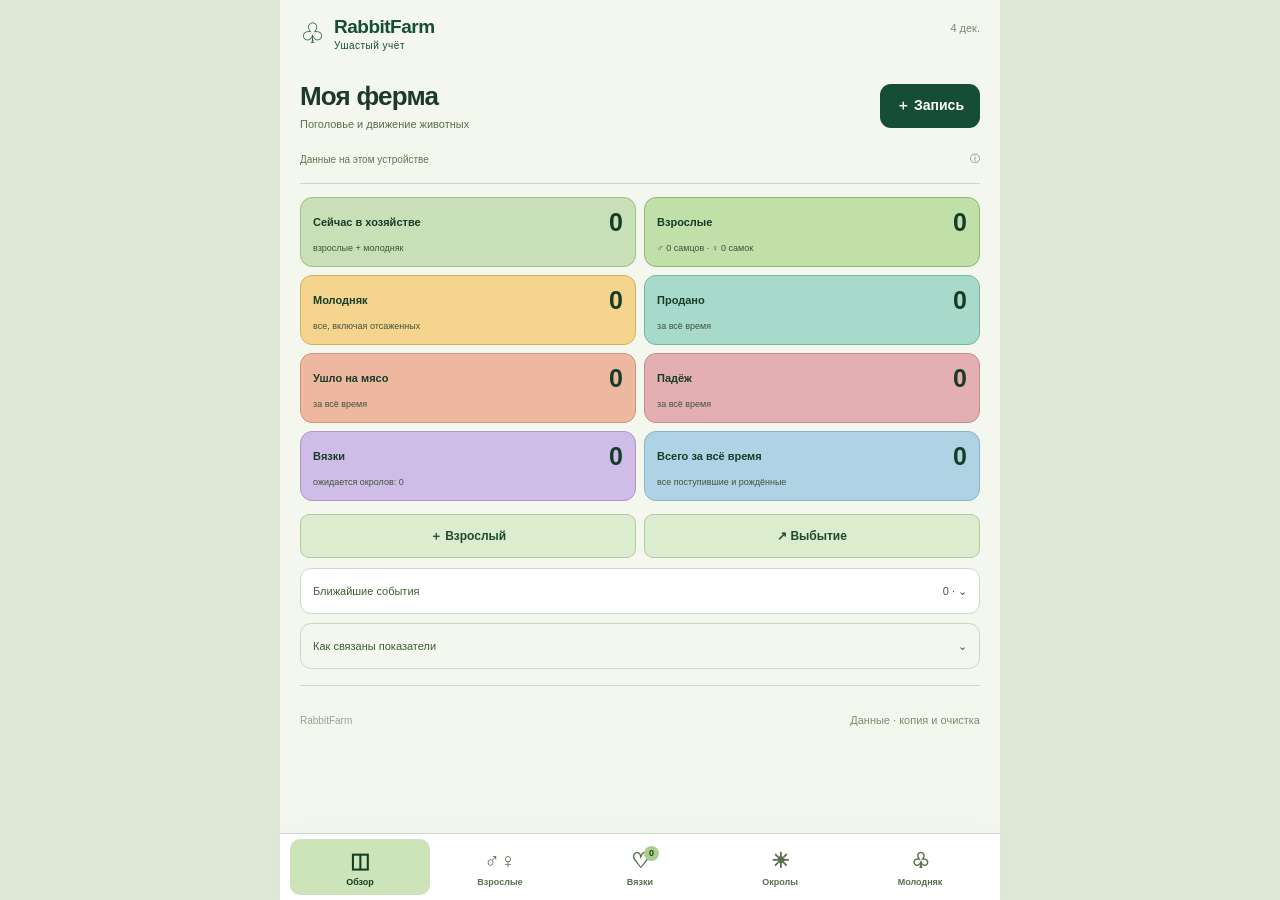
<file: web-demo/index.html>
<!doctype html><html lang="ru"><head><meta charset="utf-8"><meta name="viewport" content="width=device-width,initial-scale=1"><meta name="theme-color" content="#204b3b"><title>RabbitFarm — Ушастый учёт</title><link rel="stylesheet" href="style.css"></head><body><aside><a class="brand" href="#">♧ <span>RabbitFarm<small>Ушастый учёт</small></span></a><div class="farm">МОЯ ФЕРМА<span>Домашнее хозяйство</span></div><nav><button data-tab="overview"><span>◫</span>Обзор</button><button data-tab="adults"><span>♂♀</span>Взрослые</button><button data-tab="matings"><span>♡<i id="navcount"></i></span>Вязки</button><button data-tab="litters"><span>☀</span>Окролы</button><button data-tab="young"><span>♧</span>Молодняк</button></nav><div class="aside-bottom">Всё начинается с заботы.<small>Мобильная веб-версия · демо</small></div></aside><main><header><span>МОЯ ФЕРМА / <b id="crumb">ОБЗОР</b></span><span id="today"></span></header><section class="heading"><div><p class="eyebrow">ПОРЯДОК НА ФЕРМЕ, СПОКОЙСТВИЕ В ГОЛОВЕ</p><h1 id="title">Всё хозяйство под рукой</h1><p id="subtitle">От первой вязки до самостоятельного молодняка.</p></div><button class="primary" id="add">＋ Вязка</button></section><details class="demo"><summary>Данные на этом устройстве <span>ⓘ</span></summary><p>Записи и фотографии сохраняются в этом браузере. Для переноса используйте резервную копию. Синхронизации с Android и фоновыми уведомлениями пока нет.</p></details><div id="undo-bar"></div><div id="route-back"></div><div id="content"></div><footer>RabbitFarm <span>С заботой о каждом поколении</span><button id="export">Данные · копия и очистка</button></footer></main><dialog id="modal"><form id="form"><div class="dialoghead"><h2 id="dialogtitle"></h2><button type="button" id="close" aria-label="Закрыть">×</button></div><div id="fields"></div><p class="hint" id="formhint"></p><button class="primary" type="submit">Сохранить запись</button></form></dialog><div id="toast" role="status"></div><script src="accounting.js"></script><script src="backup.js"></script><script src="app.js"></script></body></html>
</file>
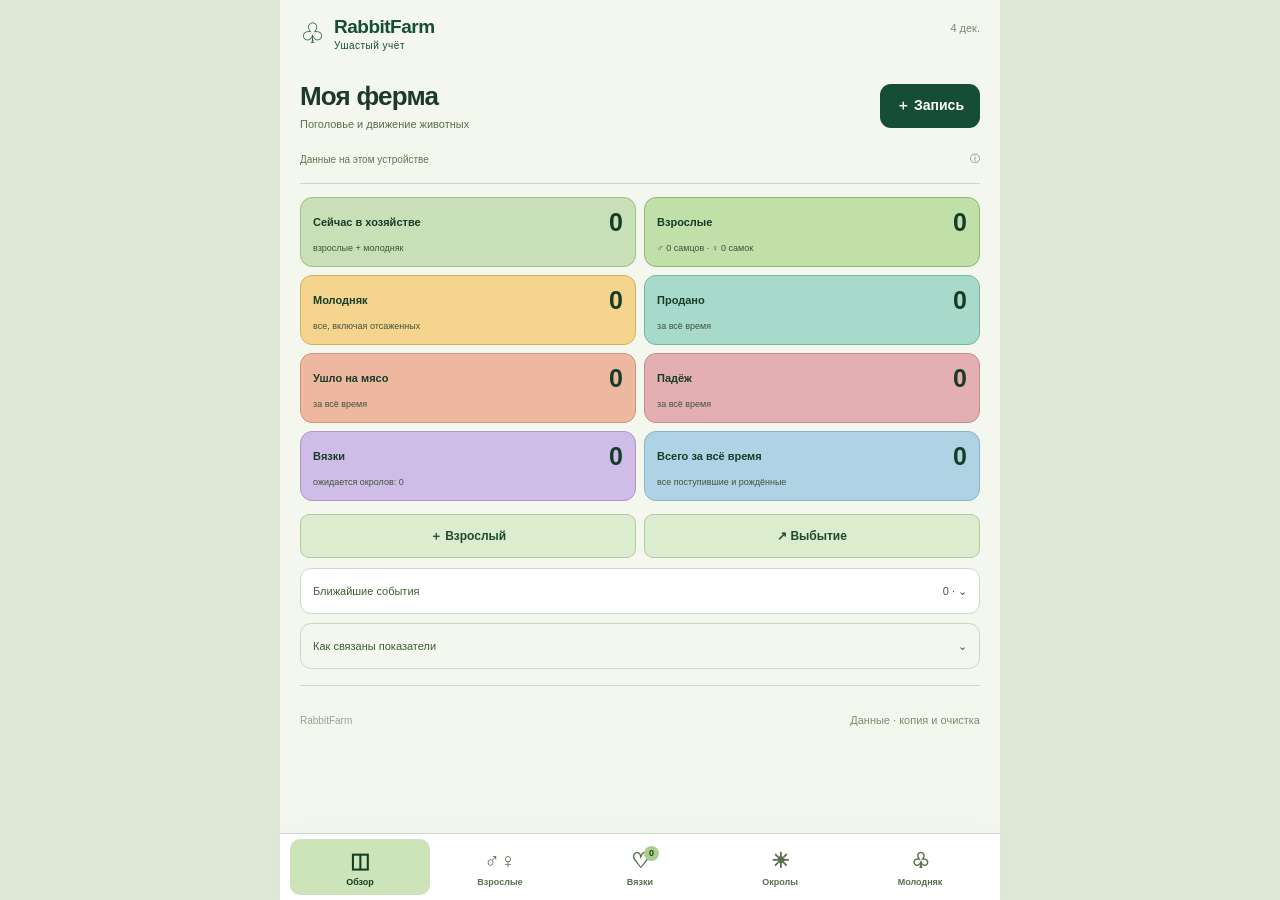
<file: android-native/app/src/main/assets/index.html>
<!doctype html><html lang="ru"><head><meta charset="utf-8"><meta name="viewport" content="width=device-width,initial-scale=1"><meta name="theme-color" content="#204b3b"><title>RabbitFarm — Ушастый учёт</title><link rel="stylesheet" href="style.css"></head><body><aside><a class="brand" href="#">♧ <span>RabbitFarm<small>Ушастый учёт</small></span></a><div class="farm">МОЯ ФЕРМА<span>Домашнее хозяйство</span></div><nav><button data-tab="overview"><span>◫</span>Обзор</button><button data-tab="adults"><span>♂♀</span>Взрослые</button><button data-tab="matings"><span>♡<i id="navcount"></i></span>Вязки</button><button data-tab="litters"><span>☀</span>Окролы</button><button data-tab="young"><span>♧</span>Молодняк</button></nav><div class="aside-bottom">Всё начинается с заботы.<small>Мобильная веб-версия · демо</small></div></aside><main><header><span>МОЯ ФЕРМА / <b id="crumb">ОБЗОР</b></span><span id="today"></span></header><section class="heading"><div><p class="eyebrow">ПОРЯДОК НА ФЕРМЕ, СПОКОЙСТВИЕ В ГОЛОВЕ</p><h1 id="title">Всё хозяйство под рукой</h1><p id="subtitle">От первой вязки до самостоятельного молодняка.</p></div><button class="primary" id="add">＋ Вязка</button></section><details class="demo"><summary>Данные на этом устройстве <span>ⓘ</span></summary><p>Записи и фотографии сохраняются на этом устройстве. Для переноса используйте резервную копию. Работает без интернета. Уведомления об отсадке включаются в настройках Android.</p></details><div id="undo-bar"></div><div id="route-back"></div><div id="content"></div><footer>RabbitFarm <span>С заботой о каждом поколении</span><button id="export">Данные · копия и очистка</button></footer></main><dialog id="modal"><form id="form"><div class="dialoghead"><h2 id="dialogtitle"></h2><button type="button" id="close" aria-label="Закрыть">×</button></div><div id="fields"></div><p class="hint" id="formhint"></p><button class="primary" type="submit">Сохранить запись</button></form></dialog><div id="toast" role="status"></div><script src="accounting.js"></script><script src="backup.js"></script><script src="native.js"></script><script src="app.js"></script></body></html>
</file>
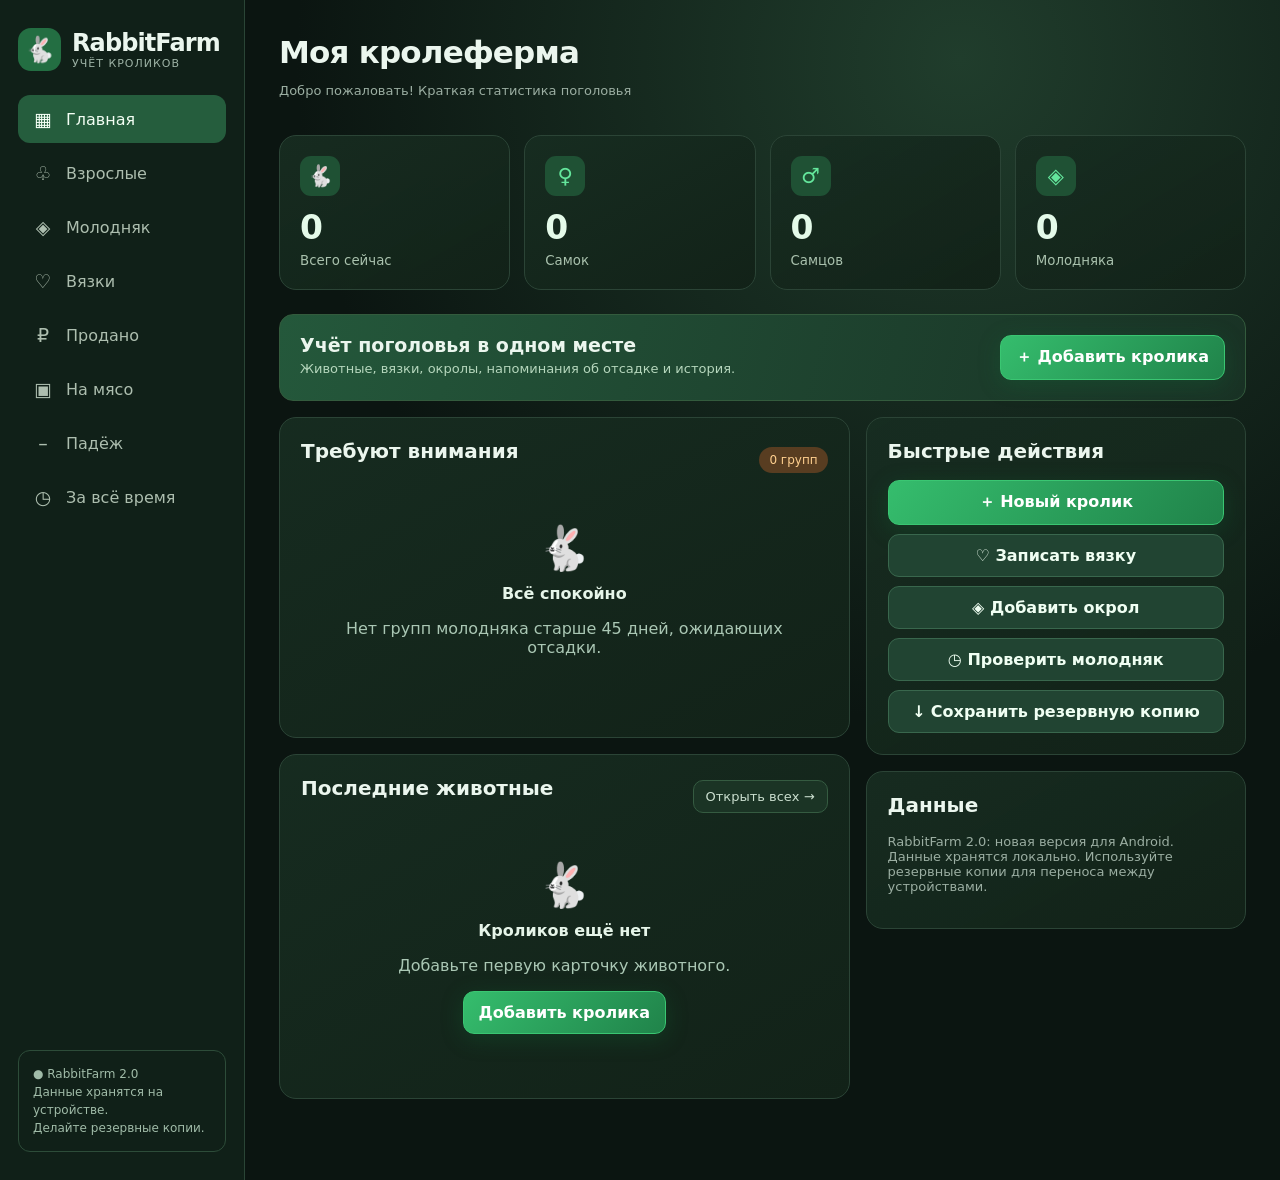
<file: app/src/main/assets/rabbitfarm.html>
<!doctype html><html lang="ru"><head><meta charset="utf-8"><meta name="viewport" content="width=device-width,initial-scale=1"><meta name="theme-color" content="#11231b"><title>RabbitFarm — Моя кролеферма</title><style>
:root{font-family:system-ui,-apple-system,'Segoe UI',sans-serif;color:#ebf6ee;background:#0b1511}*{box-sizing:border-box}body{margin:0;background:radial-gradient(circle at 75% 5%,#203d2c 0%,transparent 45%),#0b1511;min-height:100vh}button,input,select,textarea{font:inherit}button{cursor:pointer;border:0}a{color:inherit;text-decoration:none}.app{display:grid;grid-template-columns:245px 1fr;min-height:100vh}.sidebar{background:#102018;border-right:1px solid #2a4536;padding:28px 18px;display:flex;flex-direction:column;gap:24px}.brand{display:flex;align-items:center;gap:11px;font-weight:850;font-size:24px;letter-spacing:-.9px}.logo{width:43px;height:43px;border-radius:13px;display:grid;place-items:center;background:#236e42;color:#d6ffdc;font-size:25px}.brand small{display:block;font-size:11px;font-weight:500;letter-spacing:1px;color:#9db2a5}.nav{display:grid;gap:6px}.nav button{display:flex;align-items:center;gap:11px;text-align:left;background:transparent;color:#adbeaf;padding:13px;border-radius:12px;width:100%}.nav button.active,.nav button:hover{background:#255d3d;color:#f4fff5}.nav .symbol{font-size:19px;width:24px;text-align:center}.sidefoot{margin-top:auto;padding:14px;border:1px solid #2d4c39;border-radius:12px;color:#a0bba8;font-size:12px;line-height:1.5}.main{padding:34px 34px 65px;max-width:1490px;width:100%;margin:0 auto}.top{display:flex;justify-content:space-between;align-items:flex-start;gap:16px;margin-bottom:22px}h1{margin:0;font-size:31px;letter-spacing:-.8px}h2{font-size:20px;margin:0 0 17px}h3{margin:0 0 10px;font-size:16px}.muted{color:#9baea2;font-size:13px}.muted p{margin:5px 0}.btn{background:#214432;color:#f0fff3;border:1px solid #39674d;border-radius:11px;padding:11px 15px;display:inline-flex;align-items:center;justify-content:center;gap:7px;font-weight:650}.primary{background:linear-gradient(130deg,#35bd6d,#20834a);border-color:#3ac672;color:white;box-shadow:0 5px 22px #14783c44}.btn:hover{filter:brightness(1.13)}.stats{display:grid;grid-template-columns:repeat(4,minmax(0,1fr));gap:14px;margin:24px 0}.stat,.panel,.tile{border:1px solid #2b4436;background:linear-gradient(150deg,#172d21ee,#122218);border-radius:17px}.stat{padding:20px}.stat strong{display:block;font-size:33px;margin:12px 0 3px;color:#e4fae9}.stat small{color:#a9c1ad}.miniicon{width:40px;height:40px;display:grid;place-items:center;background:#1f5134;border-radius:11px;color:#64e69c;font-size:21px}.grid{display:grid;grid-template-columns:1.35fr .9fr;gap:16px}.panel{padding:21px;margin-bottom:16px}.sectionrow{display:flex;align-items:center;justify-content:space-between;gap:12px}.sectionrow .muted{margin:0}.chips{display:flex;gap:8px;flex-wrap:wrap}.chip{background:#1b3425;border:1px solid #355b41;color:#cbdfcf;padding:8px 12px;border-radius:10px;font-size:13px}.chip.active{background:#2f784a;border-color:#5fe08e;color:white}.item{padding:13px 0;border-top:1px solid #2b4436;display:flex;align-items:center;gap:12px}.item:first-child{border-top:0}.avatar{height:46px;width:46px;background:#284c33;border:1px solid #416a4a;border-radius:14px;display:grid;place-items:center;font-size:23px;flex-shrink:0}.item .detail{flex:1;min-width:0}.item b{display:block}.item small{display:block;color:#a0b7a4;line-height:1.6}.pill{color:#a1efbd;background:#1e4930;border-radius:30px;padding:6px 10px;font-size:12px;white-space:nowrap}.pill.orange{background:#583d21;color:#ffd08f}.pill.red{background:#542c2b;color:#ffd5c6}.empty{padding:43px 14px;text-align:center;color:#aac7b4}.empty .em{font-size:43px;margin-bottom:10px}.empty b{display:block;color:#e6f5e9;margin-bottom:8px}.forms{display:grid;grid-template-columns:repeat(2,minmax(0,1fr));gap:14px}.field{display:flex;flex-direction:column;gap:7px;font-size:13px;color:#bbd0c0}.field input,.field select,.field textarea,.search{width:100%;min-width:0;background:#0c1b13;color:#effff1;padding:12px;border:1px solid #355a41;border-radius:10px;outline:0}.field textarea{min-height:84px;resize:vertical}.span2{grid-column:span 2}.searchbox{display:flex;gap:9px;margin:10px 0 14px}.search{flex:1}.actions{display:flex;gap:8px;flex-wrap:wrap;margin-top:18px}.tagline{font-size:12px;color:#89ad96;margin:10px 0 0}.banner{border:1px solid #335b3d;border-radius:14px;padding:19px 20px;background:linear-gradient(105deg,#24583b,#193225);display:flex;align-items:center;justify-content:space-between;gap:15px;margin:16px 0}.banner strong{font-size:19px}.banner p{margin:5px 0;color:#b6d7bd;font-size:13px}.table-wrap{overflow-x:auto}.table{width:100%;border-collapse:collapse;font-size:14px}.table th,.table td{padding:12px;border-bottom:1px solid #34503b;text-align:left}.table th{color:#9fbbab;font-size:12px;font-weight:600}.note{border:1px dashed #537657;border-radius:12px;background:#192e20;padding:14px;color:#c6d6c9;font-size:13px}.footer{text-align:center;color:#799586;font-size:12px;margin-top:40px}.mobile-only{display:none}dialog{border:1px solid #477659;background:#14281d;color:#eef9ef;border-radius:18px;padding:25px;width:min(92vw,580px);box-shadow:0 15px 80px #000a}dialog::backdrop{background:#030c08cb}dialog h2{margin-bottom:18px}.right{margin-left:auto}.warning{color:#ffcba2}.alert{color:#f1bb91}.hint{margin-top:8px;color:#b9d2bb;font-size:13px}.hidden{display:none!important}@media(max-width:1100px){.app{grid-template-columns:200px 1fr}.main{padding:28px 20px}.stats{grid-template-columns:repeat(2,1fr)}.grid{grid-template-columns:1fr}}@media(max-width:740px){.app{display:block}.sidebar{padding:12px 12px 10px;gap:11px;position:sticky;top:0;z-index:5;box-shadow:0 7px 15px #0008}.brand{font-size:17px}.brand .logo{height:34px;width:34px;font-size:20px}.nav{display:flex;overflow-x:auto;gap:4px;padding-bottom:3px}.nav button{white-space:nowrap;flex:0 0 auto;padding:9px 11px;font-size:12px}.nav .symbol{display:none}.sidefoot{display:none}.main{padding:21px 13px 40px}.top{align-items:center}h1{font-size:24px}.stats{gap:8px;margin:16px 0}.stat{padding:13px}.stat strong{font-size:26px;margin:6px 0}.stat small{font-size:11px}.panel{padding:15px}.forms{grid-template-columns:1fr}.span2{grid-column:span 1}.banner{flex-direction:column;align-items:flex-start}} @media(max-width:700px){.sidefoot{display:none}.sidebar{padding:10px 6px}.nav button{font-size:12px;min-width:86px}.main{padding:20px 14px 95px}} </style></head>
<body><div class="app"><aside class="sidebar"><div class="brand"><span class="logo">🐇</span><span>RabbitFarm<small>УЧЁТ КРОЛИКОВ</small></span></div><nav class="nav" id="nav"></nav><div class="sidefoot">● RabbitFarm 2.0<br>Данные хранятся на устройстве.<br>Делайте резервные копии.</div></aside><main class="main" id="main"></main></div>
<dialog id="dlg"><div id="dialog-content"></div><div class="actions"><button class="btn right" onclick="document.getElementById('dlg').close()">Закрыть</button></div></dialog>
<script>
'use strict';
const TABS=[['home','▦','Главная'],['adults','♧','Взрослые'],['young','◈','Молодняк'],['matings','♡','Вязки'],['sold','₽','Продано'],['meat','▣','На мясо'],['death','–','Падёж'],['all','◷','За всё время']];
const KEY='rabbitfarm_modern_v2';let tab='home',genderFilter='Все',search='';const uid=()=>crypto.randomUUID?crypto.randomUUID():String(Date.now()+Math.random());
let data={rabbits:[],litters:[],matings:[],records:[]};try{const x=JSON.parse(localStorage.getItem(KEY)||'null');if(x&&Array.isArray(x.rabbits)&&Array.isArray(x.litters)){data={rabbits:x.rabbits,litters:x.litters,matings:x.matings||[],records:x.records||[]}}}catch{};
const save=()=>localStorage.setItem(KEY,JSON.stringify(data));
const esc=s=>String(s??'').replace(/[&<>"']/g,c=>({'&':'&amp;','<':'&lt;','>':'&gt;','"':'&quot;',"'":'&#39;'}[c]));
const today=()=>new Date().toISOString().slice(0,10);const days=d=>d?Math.floor((new Date(today())-new Date(d))/86400000):null;const russian=d=>d?new Date(d+'T12:00:00').toLocaleDateString('ru-RU'):'—';
const isActive=r=>r.status==='В хозяйстве';const rabbits=()=>data.rabbits.filter(isActive);const litters=()=>data.litters.filter(l=>l.count>0);const adults=()=>rabbits().length;const youngCount=()=>litters().reduce((sum,l)=>sum+l.count,0);
const row=(title,sub,badge='',cls='',action='')=>`<div class="item"><span class="avatar">🐇</span><div class="detail"><b>${esc(title)}</b><small>${esc(sub)}</small></div>${badge?`<span class="pill ${cls}">${esc(badge)}</span>`:''}${action}</div>`;
const empty=(title,desc,action='',fn='')=>`<div class="empty"><div class="em">🐇</div><b>${esc(title)}</b><p>${esc(desc)}</p>${action?`<button class="btn primary" onclick="${fn}">${esc(action)}</button>`:''}</div>`;
function stat(icon,title,num,description=''){return `<div class="stat"><div class="miniicon">${icon}</div><strong>${num}</strong><small>${esc(title)}</small>${description?`<div class="tagline">${esc(description)}</div>`:''}</div>`}
function header(title,sub,action='',fn=''){return `<div class="top"><div><h1>${esc(title)}</h1><p class="muted">${esc(sub)}</p></div>${action?`<button class="btn primary" onclick="${fn}">＋ ${esc(action)}</button>`:''}</div>`}
function menu(){document.getElementById('nav').innerHTML=TABS.map(([id,ic,title])=>`<button class="${tab===id?'active':''}" onclick="go('${id}')"><span class="symbol">${ic}</span>${title}</button>`).join('')}
function go(t){tab=t;search='';render()}
function render(){menu();const root=document.getElementById('main');root.innerHTML=({home:home,adults:adultView,young:youngView,matings:matingView,sold:()=>historyView('Продано'),meat:()=>historyView('На мясо'),death:()=>historyView('Падёж'),all:allView})[tab]();}
function home(){const female=rabbits().filter(x=>x.sex==='Самка').length,male=adults()-female,need=litters().filter(l=>!l.separated&&days(l.born)>=45);
return `${header('Моя кролеферма','Добро пожаловать! Краткая статистика поголовья')}
<div class="stats">${stat('🐇','Всего сейчас',adults()+youngCount())}${stat('♀','Самок',female)}${stat('♂','Самцов',male)}${stat('◈','Молодняка',youngCount())}</div>
<div class="banner"><div><strong>Учёт поголовья в одном месте</strong><p>Животные, вязки, окролы, напоминания об отсадке и история.</p></div><button class="btn primary" onclick="openRabbit()">＋ Добавить кролика</button></div>
<div class="grid"><div><section class="panel"><div class="sectionrow"><h2>Требуют внимания</h2><span class="pill orange">${need.length} групп</span></div>${need.length?need.map(l=>row('Отсадить молодняк','Мать: '+(data.rabbits.find(r=>r.id===l.mother)?.name||'—')+' · '+days(l.born)+' дней',l.count+' шт.','orange',`<button class="btn" onclick="separate('${l.id}')">Отсадить</button>`)).join(''):empty('Всё спокойно','Нет групп молодняка старше 45 дней, ожидающих отсадки.')}</section>
<section class="panel"><div class="sectionrow"><h2>Последние животные</h2><button class="chip" onclick="go('adults')">Открыть всех →</button></div>${rabbits().slice(-5).reverse().map(r=>row(r.name,(r.sex||'')+' · клетка '+(r.cage||'не указана'),days(r.born)!=null?days(r.born)+' дн.':'Возраст не указан')).join('')||empty('Кроликов ещё нет','Добавьте первую карточку животного.','Добавить кролика','openRabbit()')}</section></div>
<div><section class="panel"><h2>Быстрые действия</h2><div style="display:grid;gap:9px"><button class="btn primary" onclick="openRabbit()">＋ Новый кролик</button><button class="btn" onclick="openMating()">♡ Записать вязку</button><button class="btn" onclick="openLitter()">◈ Добавить окрол</button><button class="btn" onclick="go('young')">◷ Проверить молодняк</button><button class="btn" onclick="download()">↓ Сохранить резервную копию</button></div></section><section class="panel"><h2>Данные</h2><p class="muted">RabbitFarm 2.0: новая версия для Android. Данные хранятся локально. Используйте резервные копии для переноса между устройствами.</p></section></div></div>`}
function adultView(){const all=rabbits().filter(r=>(genderFilter==='Все'||r.sex===genderFilter)&&([r.name,r.cage,r.notes].join(' ').toLowerCase().includes(search.toLowerCase())));return `${header('Взрослые кролики','Карточки самцов и самок, номера клеток и возраст','Добавить','openRabbit()')}<section class="panel"><div class="searchbox"><input class="search" placeholder="Поиск по имени, клетке..." value="${esc(search)}" oninput="search=this.value;renderKeepFocus()"></div><div class="chips">${['Все','Самка','Самец'].map(g=>`<button class="chip ${genderFilter===g?'active':''}" onclick="genderFilter='${g}';render()">${g==='Все'?'Все':g==='Самка'?'Самки':'Самцы'}</button>`).join('')}</div></section><div class="panel">${all.map(r=>row(r.name,`${r.sex} · Клетка ${r.cage||'—'} · ${days(r.born)==null?'Возраст не указан':days(r.born)+' дн.'}`,r.sex==='Самка'?'♀':'♂','',`<button class="btn" onclick="openRabbit('${r.id}')">Изменить</button>`)).join('')||empty('Пока нет животных','Добавьте первую карточку взрослого кролика.','Добавить кролика','openRabbit()')}</div>`}
function renderKeepFocus(){const p=document.activeElement?.selectionStart;render();const el=document.querySelector('.search');if(el){el.focus();el.setSelectionRange(p,p)}}
function youngView(){return `${header('Молодняк','Учёт окролов, возраста и отсадки на 45-й день','Добавить окрол','openLitter()')}<section class="panel">${litters().map(l=>{const m=data.rabbits.find(r=>r.id===l.mother),age=days(l.born),due=age==null?null:Math.max(0,45-age);return `<div class="item"><span class="avatar">◈</span><div class="detail"><b>Окрол: ${esc(m?.name||l.motherName||'—')}</b><small>Дата: ${russian(l.born)} · ${age??'—'} дн. · ${l.count} крольчат</small><small>Клетка: ${esc(l.cage||m?.cage||'—')}</small></div><span class="pill ${!l.separated&&age>=45?'orange':''}">${l.separated?'Отсажены':due===0?'Пора отсаживать':due+' дн. до отсадки'}</span><button class="btn" onclick="openLitter('${l.id}')">Правка</button></div>`}).join('')||empty('Молодняка пока нет','Добавьте окрол, указав мать, дату и количество крольчат.','Добавить окрол','openLitter()')}</section>`}
function matingView(){return `${header('Вязки','Учёт паровок, дат и ожидаемых окролов','Записать вязку','openMating()')}<section class="panel">${data.matings.slice().reverse().map(m=>{const f=data.rabbits.find(r=>r.id===m.f),p=data.rabbits.find(r=>r.id===m.m);return row((f?.name||m.femaleName||'Самка')+' × '+(p?.name||m.maleName||'Самец'),'Вязка: '+russian(m.date)+' · дата окрола ориентировочно '+russian(addDays(m.date,31)), 'Вязка','',`<button class="btn" onclick="openLitter('', '${m.f}')">Окрол</button>`)}).join('')||empty('Вязок пока нет','Записывайте самца, самку и дату вязки.','Добавить вязку','openMating()')}</section>`}
function addDays(date,n){if(!date)return '';const d=new Date(date+'T12:00:00');d.setDate(d.getDate()+n);return d.toISOString().slice(0,10)}
function historyView(type){const rec=data.records.filter(r=>r.type===type).slice().reverse();return `${header(type,'История записей по кролиководству')}${type==='Продано'?'<section class="panel"><button class="btn primary" onclick="openRecord(\'Продано\')">＋ Записать продажу</button></section>':type==='На мясо'?'<section class="panel"><button class="btn primary" onclick="openRecord(\'На мясо\')">＋ Добавить запись</button></section>':'<section class="panel"><button class="btn primary" onclick="openRecord(\'Падёж\')">＋ Добавить запись</button></section>'}<section class="panel">${rec.map(r=>row(r.name,r.note+' · '+russian(r.date),r.count+' шт.',type==='Падёж'?'red':type==='Продано'?'':'orange')).join('')||empty('Записей нет','История заполнится после добавления событий.')}</section>`}
function allView(){const sold=data.records.filter(x=>x.type==='Продано').reduce((n,x)=>n+x.count,0),meat=data.records.filter(x=>x.type==='На мясо').reduce((n,x)=>n+x.count,0),dead=data.records.filter(x=>x.type==='Падёж').reduce((n,x)=>n+x.count,0);return `${header('За всё время','Общая статистика вашей фермы')}<div class="stats">${stat('🐇','Всего взрослых учтено',data.rabbits.length)}${stat('◈','Родилось крольчат',data.litters.reduce((n,l)=>n+(l.initial||l.count),0))}${stat('₽','Продано',sold+' шт.')}${stat('◷','Вязок записано',data.matings.length)}</div><section class="panel"><h2>Итоги событий</h2><div class="table-wrap"><table class="table"><tr><th>Показатель</th><th>Количество</th></tr><tr><td>В хозяйстве, взрослые</td><td>${adults()}</td></tr><tr><td>Молодняка сейчас</td><td>${youngCount()}</td></tr><tr><td>Продано</td><td>${sold}</td></tr><tr><td>На мясо</td><td>${meat}</td></tr><tr><td>Падёж</td><td>${dead}</td></tr></table></div></section><section class="panel"><div class="sectionrow"><h2>Резервная копия HTML-данных</h2></div><p class="muted">Импортируйте JSON из RabbitFarm 2.0 или файл rabbit_prefs.xml старого приложения. Старое приложение при этом не изменяется.</p><div class="actions"><button class="btn primary" onclick="download()">↓ Скачать JSON</button><label class="btn">↑ Импорт JSON / XML<input type="file" accept=".json,.xml,application/json,text/xml,application/xml" hidden onchange="upload(event)"></label></div></section>`}
function dialog(html){document.getElementById('dialog-content').innerHTML=html;document.getElementById('dlg').showModal()};const val=id=>document.getElementById(id)?.value?.trim()||'';
function openRabbit(id=''){const r=data.rabbits.find(x=>x.id===id);dialog(`<h2>${r?'Изменить кролика':'Добавить кролика'}</h2><div class="forms"><label class="field">Кличка / номер<input id="rn" value="${esc(r?.name||'')}" placeholder="Например: Белка" required></label><label class="field">Пол<select id="rs"><option ${r?.sex==='Самка'?'selected':''}>Самка</option><option ${r?.sex==='Самец'?'selected':''}>Самец</option></select></label><label class="field">Дата рождения<input id="rb" type="date" value="${esc(r?.born||'')}"></label><label class="field">Номер клетки<input id="rc" value="${esc(r?.cage||'')}" placeholder="Например: 12А"></label><label class="field span2">Примечание<textarea id="rnotes">${esc(r?.notes||'')}</textarea></label></div><div class="actions"><button class="btn primary" onclick="saveRabbit('${id}')">Сохранить</button>${r?`<button class="btn" onclick="archiveRabbit('${id}')">Убрать из поголовья</button>`:''}</div>`)}
function saveRabbit(id){const name=val('rn');if(!name)return alert('Введите кличку или номер');let r=data.rabbits.find(x=>x.id===id);if(!r){r={id:uid(),status:'В хозяйстве'};data.rabbits.push(r)}Object.assign(r,{name,sex:val('rs'),born:val('rb'),cage:val('rc'),notes:val('rnotes')});save();document.getElementById('dlg').close();render()}
function archiveRabbit(id){if(!confirm('Убрать животное из активного поголовья?'))return;const r=data.rabbits.find(r=>r.id===id);if(r)r.status='Выбыл';save();document.getElementById('dlg').close();render()}
const options=(arr,selected='')=>arr.map(r=>`<option value="${esc(r.id)}" ${selected===r.id?'selected':''}>${esc(r.name)}${r.cage?' · клетка '+esc(r.cage):''}</option>`).join('');
function openMating(){const fs=rabbits().filter(r=>r.sex==='Самка'),ms=rabbits().filter(r=>r.sex==='Самец');if(!fs.length||!ms.length)return alert('Сначала добавьте хотя бы одну самку и одного самца');dialog(`<h2>Записать вязку</h2><div class="forms"><label class="field">Самка<select id="mf">${options(fs)}</select></label><label class="field">Самец<select id="mm">${options(ms)}</select></label><label class="field span2">Дата вязки<input type="date" id="md" value="${today()}"></label></div><p class="hint">Примерная дата окрола рассчитывается через 31 день. Фактическую дату можно указать при добавлении окрола.</p><div class="actions"><button class="btn primary" onclick="saveMating()">Сохранить</button></div>`)}
function saveMating(){if(!val('mf')||!val('mm')||!val('md'))return alert('Заполните поля');data.matings.push({id:uid(),f:val('mf'),m:val('mm'),date:val('md')});save();document.getElementById('dlg').close();render()}
function openLitter(id='',motherId=''){const l=data.litters.find(x=>x.id===id);const fs=rabbits().filter(r=>r.sex==='Самка');if(!fs.length)return alert('Сначала добавьте самку');dialog(`<h2>${l?'Изменить окрол':'Новый окрол'}</h2><div class="forms"><label class="field">Мать<select id="lm">${options(fs,l?.mother||motherId)}</select></label><label class="field">Дата окрола<input type="date" id="lb" value="${l?.born||today()}"></label><label class="field">Количество крольчат<input type="number" min="0" step="1" id="lc" value="${l?.count??''}"></label><label class="field">Номер клетки<input id="lcell" value="${esc(l?.cage||'')}"></label><label class="field span2"><span><input type="checkbox" id="ls" ${l?.separated?'checked':''}> Молодняк отсажен от матери</span></label></div><p class="hint">Плановая отсадка — через 45 дней после окрола.</p><div class="actions"><button class="btn primary" onclick="saveLitter('${id}')">Сохранить</button></div>`)}
function saveLitter(id){const count=Number(val('lc'));if(!val('lm')||!val('lb')||!Number.isInteger(count)||count<0)return alert('Проверьте дату, мать и количество');let l=data.litters.find(x=>x.id===id);if(!l){l={id:uid(),initial:count};data.litters.push(l)}Object.assign(l,{mother:val('lm'),born:val('lb'),count,cage:val('lcell'),separated:document.getElementById('ls').checked});save();document.getElementById('dlg').close();render()}
function separate(id){const l=data.litters.find(l=>l.id===id);if(l&&confirm('Отметить молодняк как отсаженный?')){l.separated=true;save();render()}}
function openRecord(type){dialog(`<h2>${esc(type)} — новая запись</h2><div class="forms"><label class="field span2">Животное / группа<input id="re-name" placeholder="Кличка или мать молодняка"></label><label class="field">Количество<input type="number" id="re-count" value="1" min="1" step="1"></label><label class="field">Дата<input type="date" id="re-date" value="${today()}"></label><label class="field span2">Примечание<input id="re-note" placeholder="Покупатель, причина или комментарий"></label></div><div class="actions"><button class="btn primary" onclick="saveRecord('${type}')">Сохранить</button></div>`)}
function saveRecord(type){const count=Number(val('re-count'));if(!val('re-name')||!Number.isInteger(count)||count<1)return alert('Проверьте название и количество');data.records.push({id:uid(),type,count,name:val('re-name'),date:val('re-date'),note:val('re-note')});save();document.getElementById('dlg').close();render()}
function download(){if(window.AndroidBridge){window.AndroidBridge.saveBackup(JSON.stringify({app:'RabbitFarm Modern',version:2,data}));return;}const b=new Blob([JSON.stringify({app:'RabbitFarm Modern',version:2,data},null,2)],{type:'application/json'});const a=document.createElement('a');a.href=URL.createObjectURL(b);a.download='rabbitfarm-html-backup.json';a.click();setTimeout(()=>URL.revokeObjectURL(a.href),500)}
async function upload(e){
 const file=e.target.files?.[0];if(!file)return;
 try{
   const text=await file.text();const raw=text.trim();
   if(raw.startsWith('<')){
      const doc=new DOMParser().parseFromString(raw,'application/xml');
      if(doc.querySelector('parsererror'))throw Error('Ошибка XML');
      const sets={};doc.querySelectorAll('set[name]').forEach(el=>{sets[el.getAttribute('name')]=[...el.children].filter(x=>x.tagName==='string').map(x=>x.textContent||'')});
      if(!Array.isArray(sets.rabbit_list))throw Error('Это не данные старой версии RabbitFarm');
      if(confirm('Добавить записи из старой версии, не удаляя текущие данные?')){
        if(!importLegacySets(sets,true))alert('В файле нет записей для переноса.');
        else alert('Старые записи импортированы. Проверьте результаты.');
      }
   }else{
      const x=JSON.parse(raw);
      if(!['RabbitFarm Modern','RabbitFarm HTML Preview'].includes(x.app)||!Array.isArray(x.data?.rabbits))throw Error('Неподходящий файл');
      if(confirm('Объединить записи с данными из резервной копии?')){
        for(const k of ['rabbits','litters','matings','records']){const exists=new Set(data[k].map(v=>v.id));data[k].push(...(x.data[k]||[]).filter(v=>!exists.has(v.id)))}
        save();render();
      }
   }
 }catch(err){alert(err.message||'Ошибка импорта');}
 e.target.value='';
}
/* Переход со старых версий: импортируем только при пустой базе. Оригинальные SharedPreferences не изменяем. */
function isoLegacy(s){if(!s)return '';const t=String(s).trim();const m=t.match(/^(\d{2})\.(\d{2})\.(\d{4})$/);return m?m[3]+'-'+m[2]+'-'+m[1]:t;}
function importLegacySets(sets, merge=false){
 if((!merge&&localStorage.getItem(KEY))||!sets||!Array.isArray(sets.rabbit_list))return false;
 const result={rabbits:[],litters:[],matings:[],records:[]};
 const byName=new Map();
 (sets.rabbit_list||[]).forEach((raw,index)=>{const a=raw.split('|'),id='old-r-'+index+'-'+String(a[0]).length;
  const rabbit={id,name:a[0]||'Без имени',sex:a[1]||'Самка',born:isoLegacy(a[2]),cage:'',notes:a[5]||'',legacyPhoto:a[4]||'',status:'В хозяйстве'};
  result.rabbits.push(rabbit);if(!byName.has(rabbit.name))byName.set(rabbit.name,id);});
 (sets.young_list||[]).forEach((raw,index)=>{const a=raw.split('|');result.litters.push({id:'old-l-'+index,mother:byName.get(a[1])||'',motherName:a[1]||'',born:isoLegacy(a[2]),count:Math.max(0,+a[3]||0),initial:Math.max(0,+a[3]||0),cage:'',separated:a[4]==='1'});});
 (sets.mating_list||[]).forEach((raw,index)=>{const a=raw.split('|');result.matings.push({id:'old-m-'+index,f:byName.get(a[1])||'',m:byName.get(a[2])||'',femaleName:a[1],maleName:a[2],date:isoLegacy(a[3])});});
 (sets.adult_sales||[]).forEach((raw,index)=>{const a=raw.split('|');result.records.push({id:'old-as-'+index,type:'Продано',name:a[1]||'Кролик',count:1,date:isoLegacy(a[5]),note:(a[4]?'Покупатель: '+a[4]+'; ':'')+'Сумма: '+(a[6]||'0')+' ₽'});});
 (sets.young_sales||[]).forEach((raw,index)=>{const a=raw.split('|');result.records.push({id:'old-ys-'+index,type:'Продано',name:'Молодняк от '+(a[1]||''),count:+a[3]||0,date:isoLegacy(a[5]),note:'Сумма: '+(a[6]||'0')+' ₽'});});
 (sets.meat_list||[]).forEach((raw,index)=>{const a=raw.split('|');result.records.push({id:'old-me-'+index,type:'На мясо',name:a[0]||'Кролик',count:1,date:'',note:'Из старой версии'});});
 (sets.adult_death_list||[]).forEach((raw,index)=>{const a=raw.split('|');result.records.push({id:'old-de-'+index,type:'Падёж',name:a[0]||'Кролик',count:1,date:'',note:'Из старой версии'});});
 if(!Object.values(result).some(v=>v.length))return false;
 if(merge){for(const name of ['rabbits','litters','matings','records']){const ids=new Set(data[name].map(v=>v.id));data[name].push(...result[name].filter(v=>!ids.has(v.id)));}}
 else data=result;
 save();render();return true;
}
try{if(window.AndroidBridge){importLegacySets(JSON.parse(window.AndroidBridge.getLegacyData()));}}catch(e){console.warn('Legacy import skipped',e)}

render();
</script></body></html>
</file>
<file: web-demo/style.css>
:root{--green:#204b3b;--muted:#778476;--line:#e3e8dd;--bg:#f5f7f1}*{box-sizing:border-box}body{margin:0;background:#e7ece3;color:#253b2e;font:14px -apple-system,BlinkMacSystemFont,"Segoe UI",sans-serif}button,input,select{font:inherit}button,summary{cursor:pointer;-webkit-tap-highlight-color:transparent}button:focus-visible,summary:focus-visible,a:focus-visible{outline:3px solid #a3bd7b;outline-offset:3px}button{touch-action:manipulation}aside{position:relative;max-width:720px;margin:auto;background:var(--bg);padding:16px 20px 12px}.brand{display:flex;gap:9px;align-items:center;color:var(--green);font-size:28px;text-decoration:none;width:max-content}.brand span{font-size:19px;font-weight:750;letter-spacing:-.5px}.brand small{display:block;font-size:10px;font-weight:400;letter-spacing:.5px;margin-top:2px}.farm,.aside-bottom{display:none}nav{position:fixed;bottom:0;left:50%;transform:translateX(-50%);width:100%;max-width:720px;display:grid;grid-template-columns:repeat(4,1fr);background:#fff;border-top:1px solid var(--line);padding:5px 10px calc(5px + env(safe-area-inset-bottom));z-index:10;box-shadow:0 -4px 24px #243d2c06}nav button{border:0;background:none;color:#819079;border-radius:10px;display:flex;flex-direction:column;gap:4px;align-items:center;justify-content:center;min-height:56px;font-size:10px;font-weight:600}nav button>span{font-size:23px;line-height:25px;position:relative;min-width:40px}nav button.active{background:#eef3e8;color:var(--green)}nav i{position:absolute;font-size:9px;font-style:normal;right:1px;top:-2px;background:#dce8ce;border-radius:9px;min-width:15px;line-height:15px}main{max-width:720px;margin:auto;padding:0 20px calc(88px + env(safe-area-inset-bottom));min-height:calc(100dvh - 72px);background:var(--bg)}header{position:absolute;top:22px;right:max(20px,calc((100vw - 680px)/2));color:#7b8874;font-size:11px}header>span:first-child{display:none}.heading{display:flex;justify-content:space-between;align-items:center;gap:10px;margin:0;padding:18px 0 15px}.eyebrow{display:none}h1{font-size:26px;letter-spacing:-.8px;margin:0 0 5px;font-weight:700}.heading p:last-child{font-size:11px;color:var(--muted);margin:0;line-height:1.3}.primary{border:0;border-radius:11px;background:var(--green);color:#fff;padding:13px 16px;font-weight:600;white-space:nowrap;min-height:44px}.primary:hover{background:#32654e}.demo{color:#939c8a;font-size:10px;border-bottom:1px solid var(--line);padding:0 0 11px}.demo summary{min-height:26px;display:flex;align-items:center;justify-content:space-between;list-style:none}.demo p{color:#7d8975;font-size:11px;line-height:1.6;margin:6px 0}.stats{display:grid;grid-template-columns:repeat(4,1fr);gap:8px;margin:16px 0 20px}.stat{border:1px solid var(--line);background:#fff;border-radius:12px;padding:12px 3px;text-align:center;color:var(--green);min-width:0}.stat strong{display:block;font-size:26px;font-weight:600;margin-bottom:5px}.stat label{font-size:10px;color:#839079}.stat.attention{background:#edf2e2;border-color:#dce5ce}.sectionhead{display:flex;justify-content:space-between;align-items:center;margin:16px 0 10px}.sectionhead h2{font-size:14px;font-weight:650;margin:0}.sectionhead>span{font-size:10px;color:#8b9783;border-radius:7px;padding:3px 7px;background:#eaf0e3}.event-list{border:1px solid var(--line);border-radius:13px;background:#fff;overflow:hidden}.event{border-bottom:1px solid var(--line)}.event:last-child{border-bottom:0}summary{list-style:none}summary::-webkit-details-marker{display:none}.event summary{display:flex;gap:12px;padding:12px;align-items:center;min-height:75px}.datebox{background:#eff3e8;border-radius:9px;min-width:42px;text-align:center;padding:5px 3px;line-height:1.1}.datebox b{font-size:20px;font-weight:600;display:block}.datebox small{font-size:9px}.event-label{flex:1;min-width:0}.event-label strong{font-size:12px;display:block;font-weight:600}.event-label small{font-size:10px;color:#8a9581;display:block;margin-top:6px;line-height:1.35}.chevron{font-size:17px;color:#9ca791;flex-shrink:0;transition:transform .15s}.event[open]>summary .chevron,.record[open]>summary .chevron{transform:rotate(180deg)}.event-action{padding:0 12px 12px 66px}.secondary{background:#edf3e6;border:1px solid #dce6d1;border-radius:9px;color:var(--green);padding:11px 15px;font-size:12px;font-weight:600;min-height:44px}.fold{border:1px solid var(--line);border-radius:11px;margin:10px 0;background:#fff}.fold>summary{display:flex;align-items:center;justify-content:space-between;min-height:44px;padding:12px;font-size:11px;color:#77866e}.fold>.event-list{border:0;border-top:1px solid var(--line);border-radius:0 0 11px 11px}.fold-body{padding:0 14px 12px;font-size:12px;line-height:1.5;color:#697a60}.fold-body p{margin:8px 0}.help{margin-top:14px;background:none}.records{display:grid;gap:9px}.record{background:#fff;border:1px solid var(--line);border-radius:12px;overflow:hidden}.record>summary{display:flex;align-items:center;gap:10px;padding:13px 12px;min-height:78px}.record-icon{font-size:23px;min-width:42px;min-height:42px;background:#eff3e8;border-radius:10px;text-align:center;display:flex;flex-direction:column;justify-content:center;line-height:1.1}.record-icon small{font-size:7px;margin-top:3px}.record-label{flex:1;min-width:0}.record-label strong{font-size:13px;display:block;overflow-wrap:anywhere}.record-label small{display:block;font-size:10px;color:#8a9681;margin-top:5px;line-height:1.5;overflow-wrap:anywhere}.record-status{text-align:right;max-width:95px;flex-shrink:0}.record-status b{display:block;font-size:11px;font-weight:600}.record-status small{display:block;font-size:8px;margin-top:5px;color:#8b9780}.record-body{border-top:1px solid #edf0e8;padding:0 14px 14px}.details{display:grid;grid-template-columns:1fr 1fr;gap:10px;margin:15px 0}.details label{display:block;font-size:9px;color:#909b86;line-height:1.5}.details b{display:block;font-size:12px;font-weight:500;margin-top:5px}.record-body .secondary{width:100%}.empty{padding:25px 15px;font-size:12px;color:#7f8b74;text-align:center}.hint{font-size:11px;color:#89967e;line-height:1.5}footer{display:flex;align-items:center;justify-content:space-between;margin-top:16px;padding-top:12px;border-top:1px solid var(--line);font-size:10px;color:#98a28e}footer span{display:none}footer button{border:0;background:none;color:#7c8e6e;font-size:11px;min-height:44px;padding:8px 0 8px 12px}dialog{border:0;border-radius:20px;padding:22px;width:450px;max-width:100vw;max-height:90dvh;box-shadow:0 24px 100px #16392433;color:#293e2e}dialog::backdrop{background:#18342477}.dialoghead{display:flex;justify-content:space-between;align-items:center;margin-bottom:10px}.dialoghead h2{font-size:21px;margin:0}.dialoghead button{border:0;background:none;font-size:29px;color:#89927e;width:44px;height:44px}form label{display:block;font-size:12px;margin:15px 0 7px}input,select{width:100%;padding:13px;border:1px solid #d6decc;border-radius:9px;background:#fff;color:#2d442d;font-size:16px;min-height:48px}form .primary{width:100%;margin-top:10px}#toast{position:fixed;bottom:calc(85px + env(safe-area-inset-bottom));left:50%;transform:translateX(-50%);padding:13px 20px;border-radius:10px;background:var(--green);color:#fff;display:none;z-index:20;font-size:12px;max-width:90vw;text-align:center}@media(max-width:480px){dialog{margin:auto 0 0;width:100%;max-width:100%;border-radius:22px 22px 0 0;padding-bottom:calc(22px + env(safe-area-inset-bottom))}aside{padding:12px 16px 9px}main{padding-left:16px;padding-right:16px}header{top:20px;right:16px}.heading{padding-top:14px}h1{font-size:25px}.primary{padding:12px 14px}.heading p:last-child{max-width:205px}.record-label small{font-size:9px}.record-status{max-width:82px}}@media(max-width:360px){.heading p:last-child{font-size:10px}.record>summary{gap:7px;padding:11px 9px}.record-icon{min-width:34px}.record-status{max-width:68px}.record-status b{font-size:10px}}
nav{grid-template-columns:repeat(5,1fr)}nav button{font-size:9px}nav button>span{font-size:21px}.metric-grid{display:grid;grid-template-columns:1fr 1fr;gap:8px;margin:13px 0}.metric{border:1px solid #dde5d5;background:#eff4e8;border-radius:12px;display:grid;grid-template-columns:1fr auto;align-items:center;text-align:left;padding:11px 12px;gap:5px;color:#294632;min-height:70px;min-width:0}.metric>span{font-size:11px;line-height:1.25;font-weight:600}.metric strong{font-size:25px;font-weight:650;line-height:1}.metric small{grid-column:1/-1;font-size:8px;color:#7c8a71;line-height:1.3}.metric.sage{background:#e8eee2}.metric.green{background:#eaf2e3}.metric.sand{background:#f6eedb;border-color:#e9dfc7}.metric.teal{background:#e5f0e9}.metric.rose{background:#f4e8e0;border-color:#eadacf}.metric.clay{background:#f1e5e4;border-color:#e7d8d6}.metric.lilac{background:#ede9f2;border-color:#e0dbe6}.metric.blue{background:#e5eef1;border-color:#d7e4e8}.quick-actions,.actions{display:flex;gap:8px;flex-wrap:wrap}.quick-actions .secondary{flex:1}.actions{margin-top:10px}.actions .secondary{flex:1;min-width:130px}.menu-actions{display:grid;gap:10px;margin:16px 0}.menu-actions .secondary{width:100%;text-align:left;min-height:52px}.balance{background:#eaf1e2;border:1px solid #dbe5cf;border-radius:12px;padding:14px;margin-top:14px;font-size:13px}.balance p{font-size:11px;line-height:1.6;color:#798b69;margin:8px 0 0}.history-row{padding:15px 12px;background:#fff;border:1px solid var(--line);border-radius:10px;margin:8px 0;font-size:12px}.history-row small{display:block;margin-top:6px;font-size:10px;color:#8c9980}.help{margin-top:9px}.fold{margin-bottom:8px}.record-status{max-width:90px}.record-icon{font-size:22px}#toast{z-index:100}dialog::backdrop{z-index:50}@media(max-width:360px){.metric{padding:9px 10px}.metric>span{font-size:10px}.metric small{font-size:7px}}
.rabbit-thumb{width:42px;height:42px;border-radius:10px;object-fit:cover;display:block}.rabbit-photo{width:100%;max-height:240px;object-fit:contain;border-radius:11px;margin-top:14px;background:#f3f5ee}.profile-preview{display:block;max-width:100%;height:140px;object-fit:contain;border-radius:10px;margin:12px auto}.check-label{display:flex;align-items:center;gap:9px!important;font-size:12px!important}.check-label input{width:19px;height:19px;min-height:19px;accent-color:var(--green)}input[type=file]{font-size:12px;padding:10px;min-height:44px}button:disabled{opacity:.55;cursor:wait}
/* Richer category colours and stronger text contrast. */
:root{--green:#164d36;--muted:#52664d;--line:#cdd9c4;--bg:#f3f7ee}body{color:#1e3928;background:#dfe8d7}.metric{color:#173c28;border-width:1px;border-color:#aec69b}.metric small{color:#41543a;font-size:9px}.metric.sage{background:#c8dfb8;border-color:#a0bf89}.metric.green{background:#c1dfa9;border-color:#91b772}.metric.sand{background:#f5d58e;border-color:#d5ae5b}.metric.teal{background:#a8dacc;border-color:#76b4a3}.metric.rose{background:#edb89f;border-color:#cf957a}.metric.clay{background:#e4afb3;border-color:#c98c92}.metric.lilac{background:#cfbde8;border-color:#ae95ce}.metric.blue{background:#afd3e5;border-color:#85b4cb}.secondary{background:#dceccf;border-color:#b3cb9f;color:#1e4a2d}.secondary:hover{background:#c6dfb3}.record-label small,.hint,.heading p:last-child,.event-label small{color:#596e4e}.record-status b{color:#284b32}.fold>summary{color:#3f5d34}.demo{color:#617555}.demo p{color:#536849}.chevron{color:#5c7650}.details label{color:#576f49}.record-icon,.datebox{background:#dcebcf}.record{border-color:#cddac3}nav button{color:#58704c}nav button.active{background:#cde3ba;color:#163c23}nav i{background:#aacd8e;color:#244218}.back-link{border:0;background:transparent;color:#315e39;min-height:38px;font-size:11px;padding:5px 0;cursor:pointer}.linked-record{border-color:#65944a;box-shadow:0 0 0 2px #65944a22}.history-row{display:flex;align-items:center;justify-content:space-between;gap:8px}.history-row .secondary{flex-shrink:0;font-size:10px}.fold .actions{padding-top:5px}.record-body .actions>.secondary{width:auto}.record-body .fold .secondary{min-width:110px;font-size:11px}@media(max-width:360px){.metric small{font-size:8px}}
.import-notes{font-size:11px;line-height:1.5;color:#785522;background:#fff2cd;border-radius:10px;padding:4px 12px;margin-top:12px}.menu-actions [data-data=reset]{color:#862f37;background:#f4dadd;border-color:#dca5ab}input[name=confirm]{text-transform:uppercase}
.undo-link{display:block;width:100%;text-align:left;border:1px solid #b8cba7;border-radius:9px;background:#e5efd9;color:#315a35;padding:10px 12px;min-height:40px;font-size:11px;margin:10px 0;overflow-wrap:anywhere;cursor:pointer}.undo-link:hover{background:#d7e8c6}.cage-line{font-size:12px;color:#4c673e;margin:12px 0}.cage-line strong{color:#24482e}
</file>
<file: android-native/app/src/main/assets/style.css>
:root{--green:#204b3b;--muted:#778476;--line:#e3e8dd;--bg:#f5f7f1}*{box-sizing:border-box}body{margin:0;background:#e7ece3;color:#253b2e;font:14px -apple-system,BlinkMacSystemFont,"Segoe UI",sans-serif}button,input,select{font:inherit}button,summary{cursor:pointer;-webkit-tap-highlight-color:transparent}button:focus-visible,summary:focus-visible,a:focus-visible{outline:3px solid #a3bd7b;outline-offset:3px}button{touch-action:manipulation}aside{position:relative;max-width:720px;margin:auto;background:var(--bg);padding:16px 20px 12px}.brand{display:flex;gap:9px;align-items:center;color:var(--green);font-size:28px;text-decoration:none;width:max-content}.brand span{font-size:19px;font-weight:750;letter-spacing:-.5px}.brand small{display:block;font-size:10px;font-weight:400;letter-spacing:.5px;margin-top:2px}.farm,.aside-bottom{display:none}nav{position:fixed;bottom:0;left:50%;transform:translateX(-50%);width:100%;max-width:720px;display:grid;grid-template-columns:repeat(4,1fr);background:#fff;border-top:1px solid var(--line);padding:5px 10px calc(5px + env(safe-area-inset-bottom));z-index:10;box-shadow:0 -4px 24px #243d2c06}nav button{border:0;background:none;color:#819079;border-radius:10px;display:flex;flex-direction:column;gap:4px;align-items:center;justify-content:center;min-height:56px;font-size:10px;font-weight:600}nav button>span{font-size:23px;line-height:25px;position:relative;min-width:40px}nav button.active{background:#eef3e8;color:var(--green)}nav i{position:absolute;font-size:9px;font-style:normal;right:1px;top:-2px;background:#dce8ce;border-radius:9px;min-width:15px;line-height:15px}main{max-width:720px;margin:auto;padding:0 20px calc(88px + env(safe-area-inset-bottom));min-height:calc(100dvh - 72px);background:var(--bg)}header{position:absolute;top:22px;right:max(20px,calc((100vw - 680px)/2));color:#7b8874;font-size:11px}header>span:first-child{display:none}.heading{display:flex;justify-content:space-between;align-items:center;gap:10px;margin:0;padding:18px 0 15px}.eyebrow{display:none}h1{font-size:26px;letter-spacing:-.8px;margin:0 0 5px;font-weight:700}.heading p:last-child{font-size:11px;color:var(--muted);margin:0;line-height:1.3}.primary{border:0;border-radius:11px;background:var(--green);color:#fff;padding:13px 16px;font-weight:600;white-space:nowrap;min-height:44px}.primary:hover{background:#32654e}.demo{color:#939c8a;font-size:10px;border-bottom:1px solid var(--line);padding:0 0 11px}.demo summary{min-height:26px;display:flex;align-items:center;justify-content:space-between;list-style:none}.demo p{color:#7d8975;font-size:11px;line-height:1.6;margin:6px 0}.stats{display:grid;grid-template-columns:repeat(4,1fr);gap:8px;margin:16px 0 20px}.stat{border:1px solid var(--line);background:#fff;border-radius:12px;padding:12px 3px;text-align:center;color:var(--green);min-width:0}.stat strong{display:block;font-size:26px;font-weight:600;margin-bottom:5px}.stat label{font-size:10px;color:#839079}.stat.attention{background:#edf2e2;border-color:#dce5ce}.sectionhead{display:flex;justify-content:space-between;align-items:center;margin:16px 0 10px}.sectionhead h2{font-size:14px;font-weight:650;margin:0}.sectionhead>span{font-size:10px;color:#8b9783;border-radius:7px;padding:3px 7px;background:#eaf0e3}.event-list{border:1px solid var(--line);border-radius:13px;background:#fff;overflow:hidden}.event{border-bottom:1px solid var(--line)}.event:last-child{border-bottom:0}summary{list-style:none}summary::-webkit-details-marker{display:none}.event summary{display:flex;gap:12px;padding:12px;align-items:center;min-height:75px}.datebox{background:#eff3e8;border-radius:9px;min-width:42px;text-align:center;padding:5px 3px;line-height:1.1}.datebox b{font-size:20px;font-weight:600;display:block}.datebox small{font-size:9px}.event-label{flex:1;min-width:0}.event-label strong{font-size:12px;display:block;font-weight:600}.event-label small{font-size:10px;color:#8a9581;display:block;margin-top:6px;line-height:1.35}.chevron{font-size:17px;color:#9ca791;flex-shrink:0;transition:transform .15s}.event[open]>summary .chevron,.record[open]>summary .chevron{transform:rotate(180deg)}.event-action{padding:0 12px 12px 66px}.secondary{background:#edf3e6;border:1px solid #dce6d1;border-radius:9px;color:var(--green);padding:11px 15px;font-size:12px;font-weight:600;min-height:44px}.fold{border:1px solid var(--line);border-radius:11px;margin:10px 0;background:#fff}.fold>summary{display:flex;align-items:center;justify-content:space-between;min-height:44px;padding:12px;font-size:11px;color:#77866e}.fold>.event-list{border:0;border-top:1px solid var(--line);border-radius:0 0 11px 11px}.fold-body{padding:0 14px 12px;font-size:12px;line-height:1.5;color:#697a60}.fold-body p{margin:8px 0}.help{margin-top:14px;background:none}.records{display:grid;gap:9px}.record{background:#fff;border:1px solid var(--line);border-radius:12px;overflow:hidden}.record>summary{display:flex;align-items:center;gap:10px;padding:13px 12px;min-height:78px}.record-icon{font-size:23px;min-width:42px;min-height:42px;background:#eff3e8;border-radius:10px;text-align:center;display:flex;flex-direction:column;justify-content:center;line-height:1.1}.record-icon small{font-size:7px;margin-top:3px}.record-label{flex:1;min-width:0}.record-label strong{font-size:13px;display:block;overflow-wrap:anywhere}.record-label small{display:block;font-size:10px;color:#8a9681;margin-top:5px;line-height:1.5;overflow-wrap:anywhere}.record-status{text-align:right;max-width:95px;flex-shrink:0}.record-status b{display:block;font-size:11px;font-weight:600}.record-status small{display:block;font-size:8px;margin-top:5px;color:#8b9780}.record-body{border-top:1px solid #edf0e8;padding:0 14px 14px}.details{display:grid;grid-template-columns:1fr 1fr;gap:10px;margin:15px 0}.details label{display:block;font-size:9px;color:#909b86;line-height:1.5}.details b{display:block;font-size:12px;font-weight:500;margin-top:5px}.record-body .secondary{width:100%}.empty{padding:25px 15px;font-size:12px;color:#7f8b74;text-align:center}.hint{font-size:11px;color:#89967e;line-height:1.5}footer{display:flex;align-items:center;justify-content:space-between;margin-top:16px;padding-top:12px;border-top:1px solid var(--line);font-size:10px;color:#98a28e}footer span{display:none}footer button{border:0;background:none;color:#7c8e6e;font-size:11px;min-height:44px;padding:8px 0 8px 12px}dialog{border:0;border-radius:20px;padding:22px;width:450px;max-width:100vw;max-height:90dvh;box-shadow:0 24px 100px #16392433;color:#293e2e}dialog::backdrop{background:#18342477}.dialoghead{display:flex;justify-content:space-between;align-items:center;margin-bottom:10px}.dialoghead h2{font-size:21px;margin:0}.dialoghead button{border:0;background:none;font-size:29px;color:#89927e;width:44px;height:44px}form label{display:block;font-size:12px;margin:15px 0 7px}input,select{width:100%;padding:13px;border:1px solid #d6decc;border-radius:9px;background:#fff;color:#2d442d;font-size:16px;min-height:48px}form .primary{width:100%;margin-top:10px}#toast{position:fixed;bottom:calc(85px + env(safe-area-inset-bottom));left:50%;transform:translateX(-50%);padding:13px 20px;border-radius:10px;background:var(--green);color:#fff;display:none;z-index:20;font-size:12px;max-width:90vw;text-align:center}@media(max-width:480px){dialog{margin:auto 0 0;width:100%;max-width:100%;border-radius:22px 22px 0 0;padding-bottom:calc(22px + env(safe-area-inset-bottom))}aside{padding:12px 16px 9px}main{padding-left:16px;padding-right:16px}header{top:20px;right:16px}.heading{padding-top:14px}h1{font-size:25px}.primary{padding:12px 14px}.heading p:last-child{max-width:205px}.record-label small{font-size:9px}.record-status{max-width:82px}}@media(max-width:360px){.heading p:last-child{font-size:10px}.record>summary{gap:7px;padding:11px 9px}.record-icon{min-width:34px}.record-status{max-width:68px}.record-status b{font-size:10px}}
nav{grid-template-columns:repeat(5,1fr)}nav button{font-size:9px}nav button>span{font-size:21px}.metric-grid{display:grid;grid-template-columns:1fr 1fr;gap:8px;margin:13px 0}.metric{border:1px solid #dde5d5;background:#eff4e8;border-radius:12px;display:grid;grid-template-columns:1fr auto;align-items:center;text-align:left;padding:11px 12px;gap:5px;color:#294632;min-height:70px;min-width:0}.metric>span{font-size:11px;line-height:1.25;font-weight:600}.metric strong{font-size:25px;font-weight:650;line-height:1}.metric small{grid-column:1/-1;font-size:8px;color:#7c8a71;line-height:1.3}.metric.sage{background:#e8eee2}.metric.green{background:#eaf2e3}.metric.sand{background:#f6eedb;border-color:#e9dfc7}.metric.teal{background:#e5f0e9}.metric.rose{background:#f4e8e0;border-color:#eadacf}.metric.clay{background:#f1e5e4;border-color:#e7d8d6}.metric.lilac{background:#ede9f2;border-color:#e0dbe6}.metric.blue{background:#e5eef1;border-color:#d7e4e8}.quick-actions,.actions{display:flex;gap:8px;flex-wrap:wrap}.quick-actions .secondary{flex:1}.actions{margin-top:10px}.actions .secondary{flex:1;min-width:130px}.menu-actions{display:grid;gap:10px;margin:16px 0}.menu-actions .secondary{width:100%;text-align:left;min-height:52px}.balance{background:#eaf1e2;border:1px solid #dbe5cf;border-radius:12px;padding:14px;margin-top:14px;font-size:13px}.balance p{font-size:11px;line-height:1.6;color:#798b69;margin:8px 0 0}.history-row{padding:15px 12px;background:#fff;border:1px solid var(--line);border-radius:10px;margin:8px 0;font-size:12px}.history-row small{display:block;margin-top:6px;font-size:10px;color:#8c9980}.help{margin-top:9px}.fold{margin-bottom:8px}.record-status{max-width:90px}.record-icon{font-size:22px}#toast{z-index:100}dialog::backdrop{z-index:50}@media(max-width:360px){.metric{padding:9px 10px}.metric>span{font-size:10px}.metric small{font-size:7px}}
.rabbit-thumb{width:42px;height:42px;border-radius:10px;object-fit:cover;display:block}.rabbit-photo{width:100%;max-height:240px;object-fit:contain;border-radius:11px;margin-top:14px;background:#f3f5ee}.profile-preview{display:block;max-width:100%;height:140px;object-fit:contain;border-radius:10px;margin:12px auto}.check-label{display:flex;align-items:center;gap:9px!important;font-size:12px!important}.check-label input{width:19px;height:19px;min-height:19px;accent-color:var(--green)}input[type=file]{font-size:12px;padding:10px;min-height:44px}button:disabled{opacity:.55;cursor:wait}
/* Richer category colours and stronger text contrast. */
:root{--green:#164d36;--muted:#52664d;--line:#cdd9c4;--bg:#f3f7ee}body{color:#1e3928;background:#dfe8d7}.metric{color:#173c28;border-width:1px;border-color:#aec69b}.metric small{color:#41543a;font-size:9px}.metric.sage{background:#c8dfb8;border-color:#a0bf89}.metric.green{background:#c1dfa9;border-color:#91b772}.metric.sand{background:#f5d58e;border-color:#d5ae5b}.metric.teal{background:#a8dacc;border-color:#76b4a3}.metric.rose{background:#edb89f;border-color:#cf957a}.metric.clay{background:#e4afb3;border-color:#c98c92}.metric.lilac{background:#cfbde8;border-color:#ae95ce}.metric.blue{background:#afd3e5;border-color:#85b4cb}.secondary{background:#dceccf;border-color:#b3cb9f;color:#1e4a2d}.secondary:hover{background:#c6dfb3}.record-label small,.hint,.heading p:last-child,.event-label small{color:#596e4e}.record-status b{color:#284b32}.fold>summary{color:#3f5d34}.demo{color:#617555}.demo p{color:#536849}.chevron{color:#5c7650}.details label{color:#576f49}.record-icon,.datebox{background:#dcebcf}.record{border-color:#cddac3}nav button{color:#58704c}nav button.active{background:#cde3ba;color:#163c23}nav i{background:#aacd8e;color:#244218}.back-link{border:0;background:transparent;color:#315e39;min-height:38px;font-size:11px;padding:5px 0;cursor:pointer}.linked-record{border-color:#65944a;box-shadow:0 0 0 2px #65944a22}.history-row{display:flex;align-items:center;justify-content:space-between;gap:8px}.history-row .secondary{flex-shrink:0;font-size:10px}.fold .actions{padding-top:5px}.record-body .actions>.secondary{width:auto}.record-body .fold .secondary{min-width:110px;font-size:11px}@media(max-width:360px){.metric small{font-size:8px}}
.import-notes{font-size:11px;line-height:1.5;color:#785522;background:#fff2cd;border-radius:10px;padding:4px 12px;margin-top:12px}.menu-actions [data-data=reset]{color:#862f37;background:#f4dadd;border-color:#dca5ab}input[name=confirm]{text-transform:uppercase}
.undo-link{display:block;width:100%;text-align:left;border:1px solid #b8cba7;border-radius:9px;background:#e5efd9;color:#315a35;padding:10px 12px;min-height:40px;font-size:11px;margin:10px 0;overflow-wrap:anywhere;cursor:pointer}.undo-link:hover{background:#d7e8c6}.cage-line{font-size:12px;color:#4c673e;margin:12px 0}.cage-line strong{color:#24482e}
</file>
